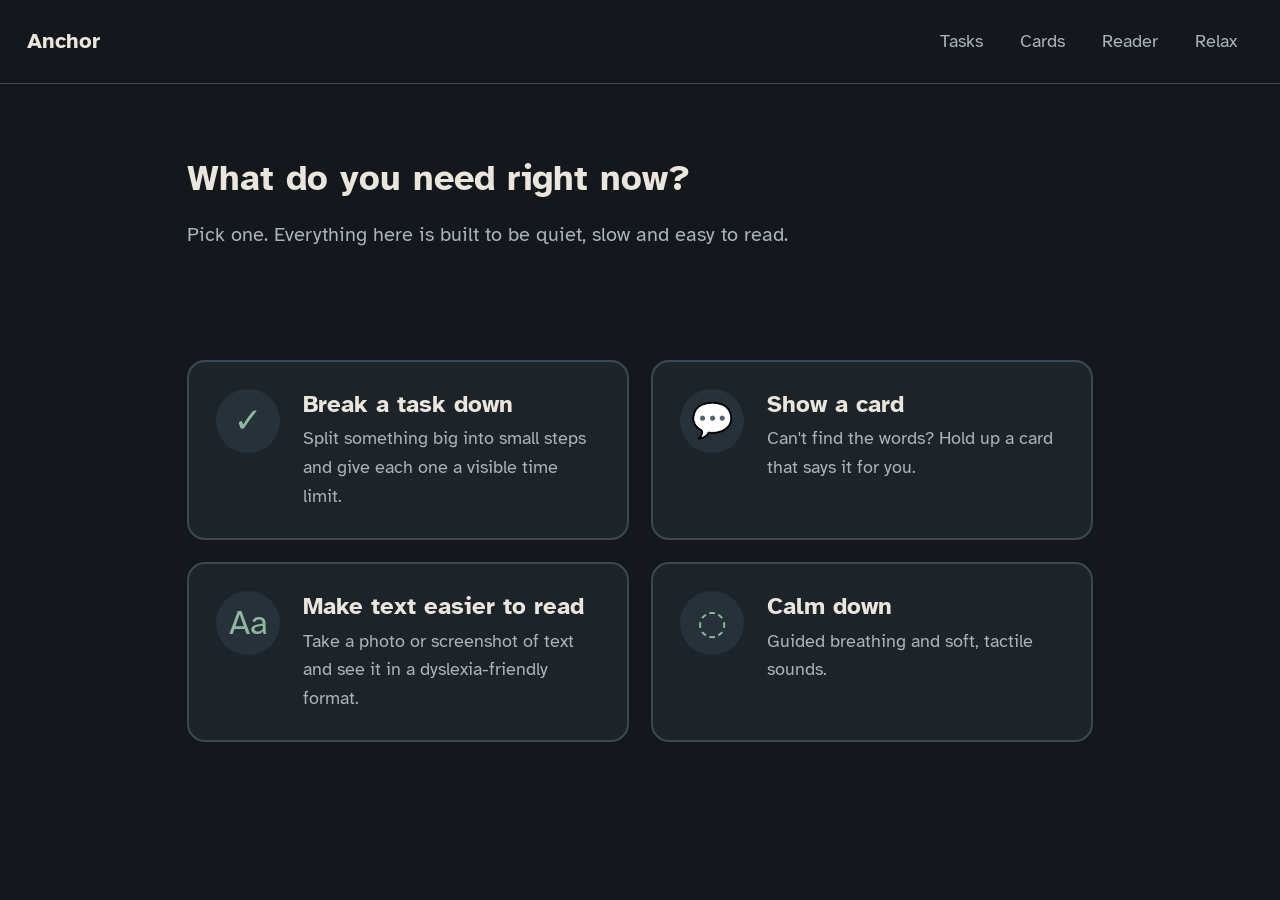
<file: index.html>
<!DOCTYPE html>
<html lang="en">
<head>
<meta charset="utf-8">
<meta name="viewport" content="width=device-width, initial-scale=1">
<title>Home · Anchor</title>
<link rel="preconnect" href="https://fonts.googleapis.com">
<link rel="stylesheet" href="https://fonts.googleapis.com/css2?family=Atkinson+Hyperlegible:wght@400;700&family=Lexend:wght@400;600&display=swap">
<link rel="stylesheet" href="styles.css">
</head>
<body>
<a class="skip" href="#main">Skip to content</a>
<header class="top">
  <a class="brand" href="index.html">Anchor</a>
  <nav aria-label="Main">
    <ul>
      <li><a href="tasks.html">Tasks</a></li>
      <li><a href="cards.html">Cards</a></li>
      <li><a href="reader.html">Reader</a></li>
      <li><a href="relax.html">Relax</a></li>
    </ul>
  </nav>
</header>
<main id="main">
<section class="hero">
  <h1>What do you need right now?</h1>
  <p>Pick one. Everything here is built to be quiet, slow and easy to read.</p>
</section>
<ul class="paths">
  <li><a class="path" href="tasks.html"><span class="mark" aria-hidden="true">✓</span><span><h2>Break a task down</h2><p>Split something big into small steps and give each one a visible time limit.</p></span></a></li>
  <li><a class="path" href="cards.html"><span class="mark" aria-hidden="true">💬</span><span><h2>Show a card</h2><p>Can't find the words? Hold up a card that says it for you.</p></span></a></li>
  <li><a class="path" href="reader.html"><span class="mark" aria-hidden="true">Aa</span><span><h2>Make text easier to read</h2><p>Take a photo or screenshot of text and see it in a dyslexia-friendly format.</p></span></a></li>
  <li><a class="path" href="relax.html"><span class="mark" aria-hidden="true">◌</span><span><h2>Calm down</h2><p>Guided breathing and soft, tactile sounds.</p></span></a></li>
</ul>
</main>
</body>
</html>
</file>
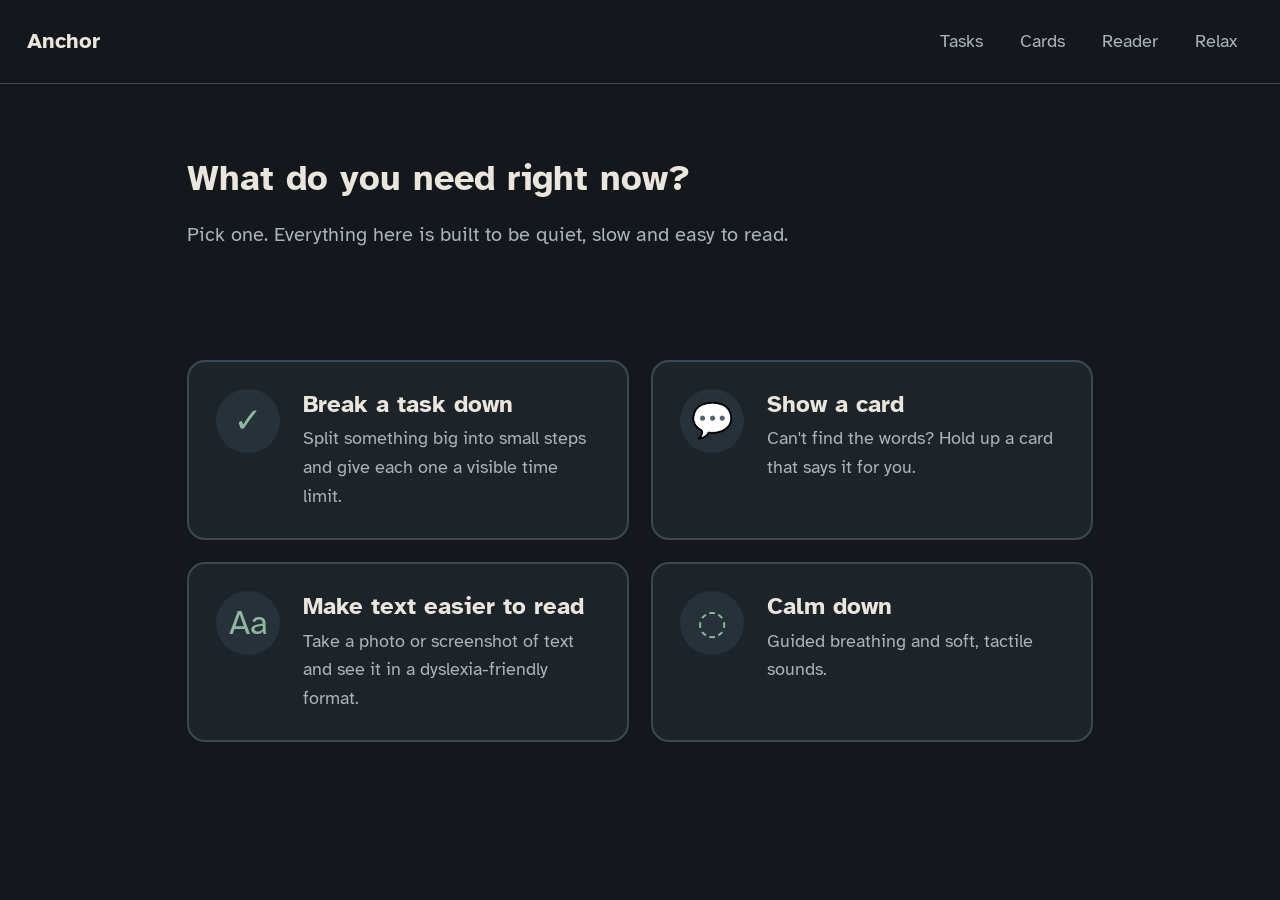
<file: originalFiles/index.html>
<!DOCTYPE html>
<html lang="en">
<head>
<meta charset="utf-8">
<meta name="viewport" content="width=device-width, initial-scale=1">
<title>Home · Anchor</title>
<link rel="preconnect" href="https://fonts.googleapis.com">
<link rel="stylesheet" href="https://fonts.googleapis.com/css2?family=Atkinson+Hyperlegible:wght@400;700&family=Lexend:wght@400;600&display=swap">
<link rel="stylesheet" href="styles.css">
</head>
<body>
<a class="skip" href="#main">Skip to content</a>
<header class="top">
  <a class="brand" href="index.html">Anchor</a>
  <nav aria-label="Main">
    <ul>
      <li><a href="tasks.html">Tasks</a></li>
      <li><a href="cards.html">Cards</a></li>
      <li><a href="reader.html">Reader</a></li>
      <li><a href="relax.html">Relax</a></li>
    </ul>
  </nav>
</header>
<main id="main">
<section class="hero">
  <h1>What do you need right now?</h1>
  <p>Pick one. Everything here is built to be quiet, slow and easy to read.</p>
</section>
<ul class="paths">
  <li><a class="path" href="tasks.html"><span class="mark" aria-hidden="true">✓</span><span><h2>Break a task down</h2><p>Split something big into small steps and give each one a visible time limit.</p></span></a></li>
  <li><a class="path" href="cards.html"><span class="mark" aria-hidden="true">💬</span><span><h2>Show a card</h2><p>Can't find the words? Hold up a card that says it for you.</p></span></a></li>
  <li><a class="path" href="reader.html"><span class="mark" aria-hidden="true">Aa</span><span><h2>Make text easier to read</h2><p>Take a photo or screenshot of text and see it in a dyslexia-friendly format.</p></span></a></li>
  <li><a class="path" href="relax.html"><span class="mark" aria-hidden="true">◌</span><span><h2>Calm down</h2><p>Guided breathing and soft, tactile sounds.</p></span></a></li>
</ul>
</main>
<!-- <script type="module" src="js/home.js"></script> -->
</body>
</html>
</file>
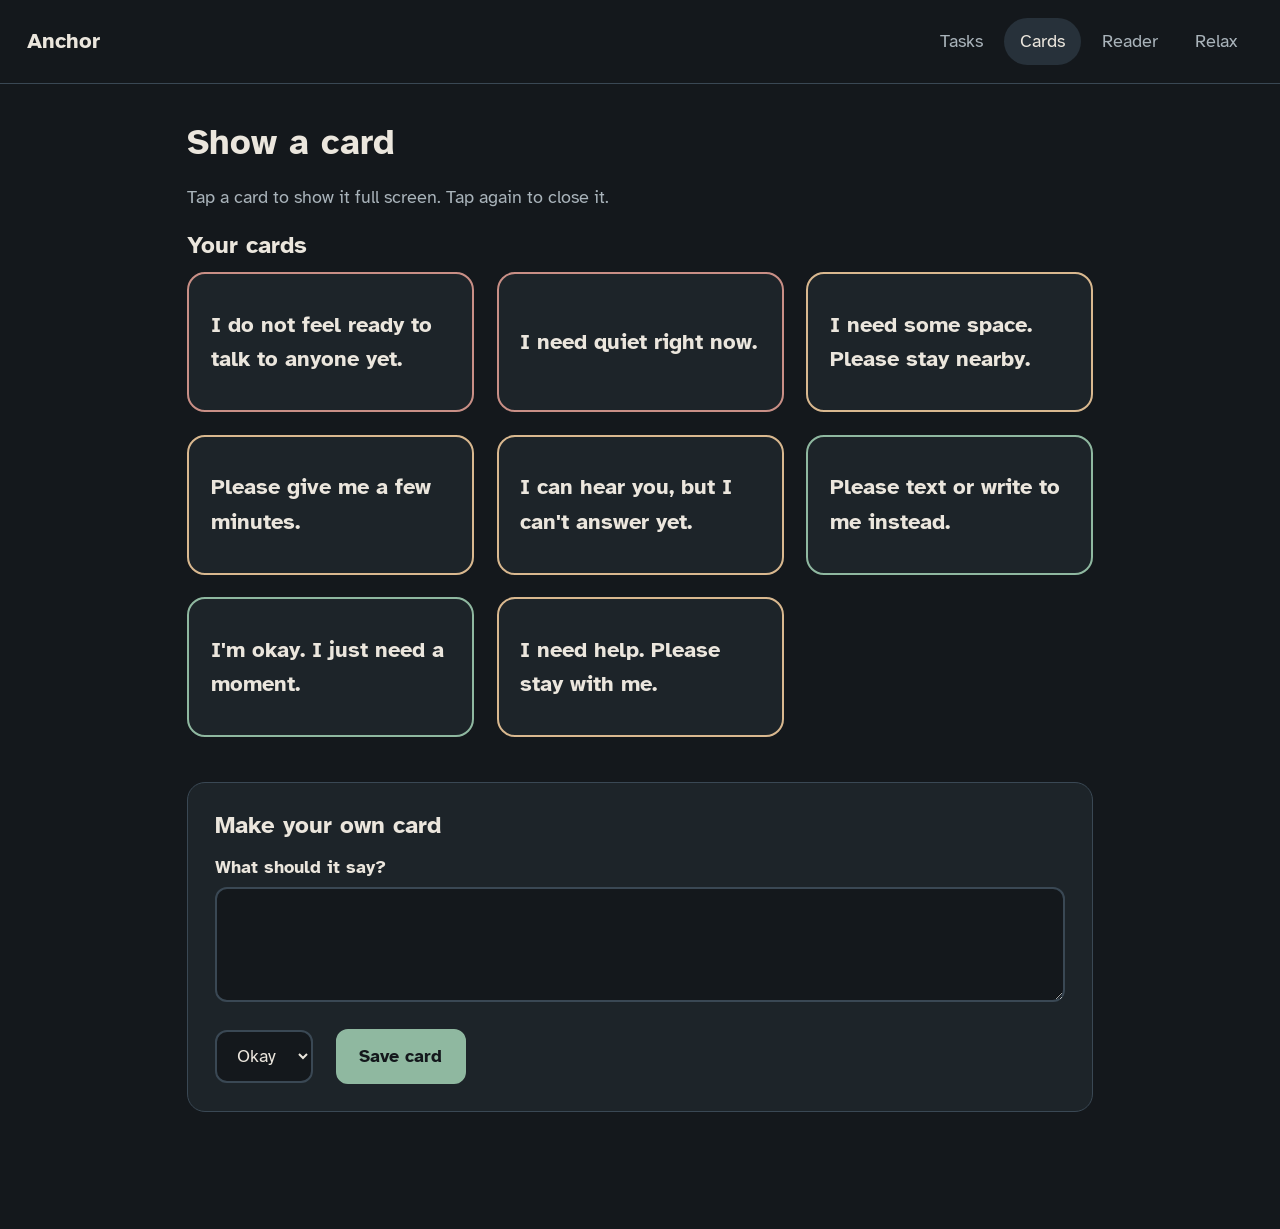
<file: originalFiles/cards.html>
<!DOCTYPE html>
<html lang="en">
<head>
<meta charset="utf-8">
<meta name="viewport" content="width=device-width, initial-scale=1">
<title>Cards · Anchor</title>
<link rel="preconnect" href="https://fonts.googleapis.com">
<link rel="stylesheet" href="https://fonts.googleapis.com/css2?family=Atkinson+Hyperlegible:wght@400;700&family=Lexend:wght@400;600&display=swap">
<link rel="stylesheet" href="styles.css">
</head>
<body>
<a class="skip" href="#main">Skip to content</a>
<header class="top">
  <a class="brand" href="index.html">Anchor</a>
  <nav aria-label="Main">
    <ul>
      <li><a href="tasks.html">Tasks</a></li>
      <li><a href="cards.html" aria-current="page">Cards</a></li>
      <li><a href="reader.html">Reader</a></li>
      <li><a href="relax.html">Relax</a></li>
    </ul>
  </nav>
</header>
<main id="main">
<h1>Show a card</h1>
<p>Tap a card to show it full screen. Tap again to close it.</p>
<section aria-labelledby="c-h">
  <h2 id="c-h">Your cards</h2>
  <div class="card-grid" id="card-grid">
    <button type="button" class="talk-card" data-tone="stop">I do not feel ready to talk to anyone yet.</button>
    <button type="button" class="talk-card" data-tone="stop">I need quiet right now.</button>
    <button type="button" class="talk-card" data-tone="need">I need some space. Please stay nearby.</button>
    <button type="button" class="talk-card" data-tone="need">Please give me a few minutes.</button>
    <button type="button" class="talk-card" data-tone="need">I can hear you, but I can't answer yet.</button>
    <button type="button" class="talk-card" data-tone="ok">Please text or write to me instead.</button>
    <button type="button" class="talk-card" data-tone="ok">I'm okay. I just need a moment.</button>
    <button type="button" class="talk-card" data-tone="need">I need help. Please stay with me.</button>
  </div>
</section>
<section class="panel" aria-labelledby="n-h">
  <h2 id="n-h">Make your own card</h2>
  <label for="custom-text">What should it say?</label>
  <textarea id="custom-text" rows="3"></textarea>
  <div class="row" style="margin-top:1rem">
    <label for="custom-tone" class="sr-only">Card colour</label>
    <select id="custom-tone" style="width:auto"><option value="ok">Okay</option><option value="need">Need</option><option value="stop">Stop</option></select>
    <button type="button" class="primary" id="save-card">Save card</button>
  </div>
</section>
<div class="show-card" id="show-card" role="dialog" aria-modal="true" aria-label="Card" data-open="false"><span id="show-card-text"></span></div>
</main>
<!-- <script type="module" src="js/cards.js"></script> -->
</body>
</html>
</file>
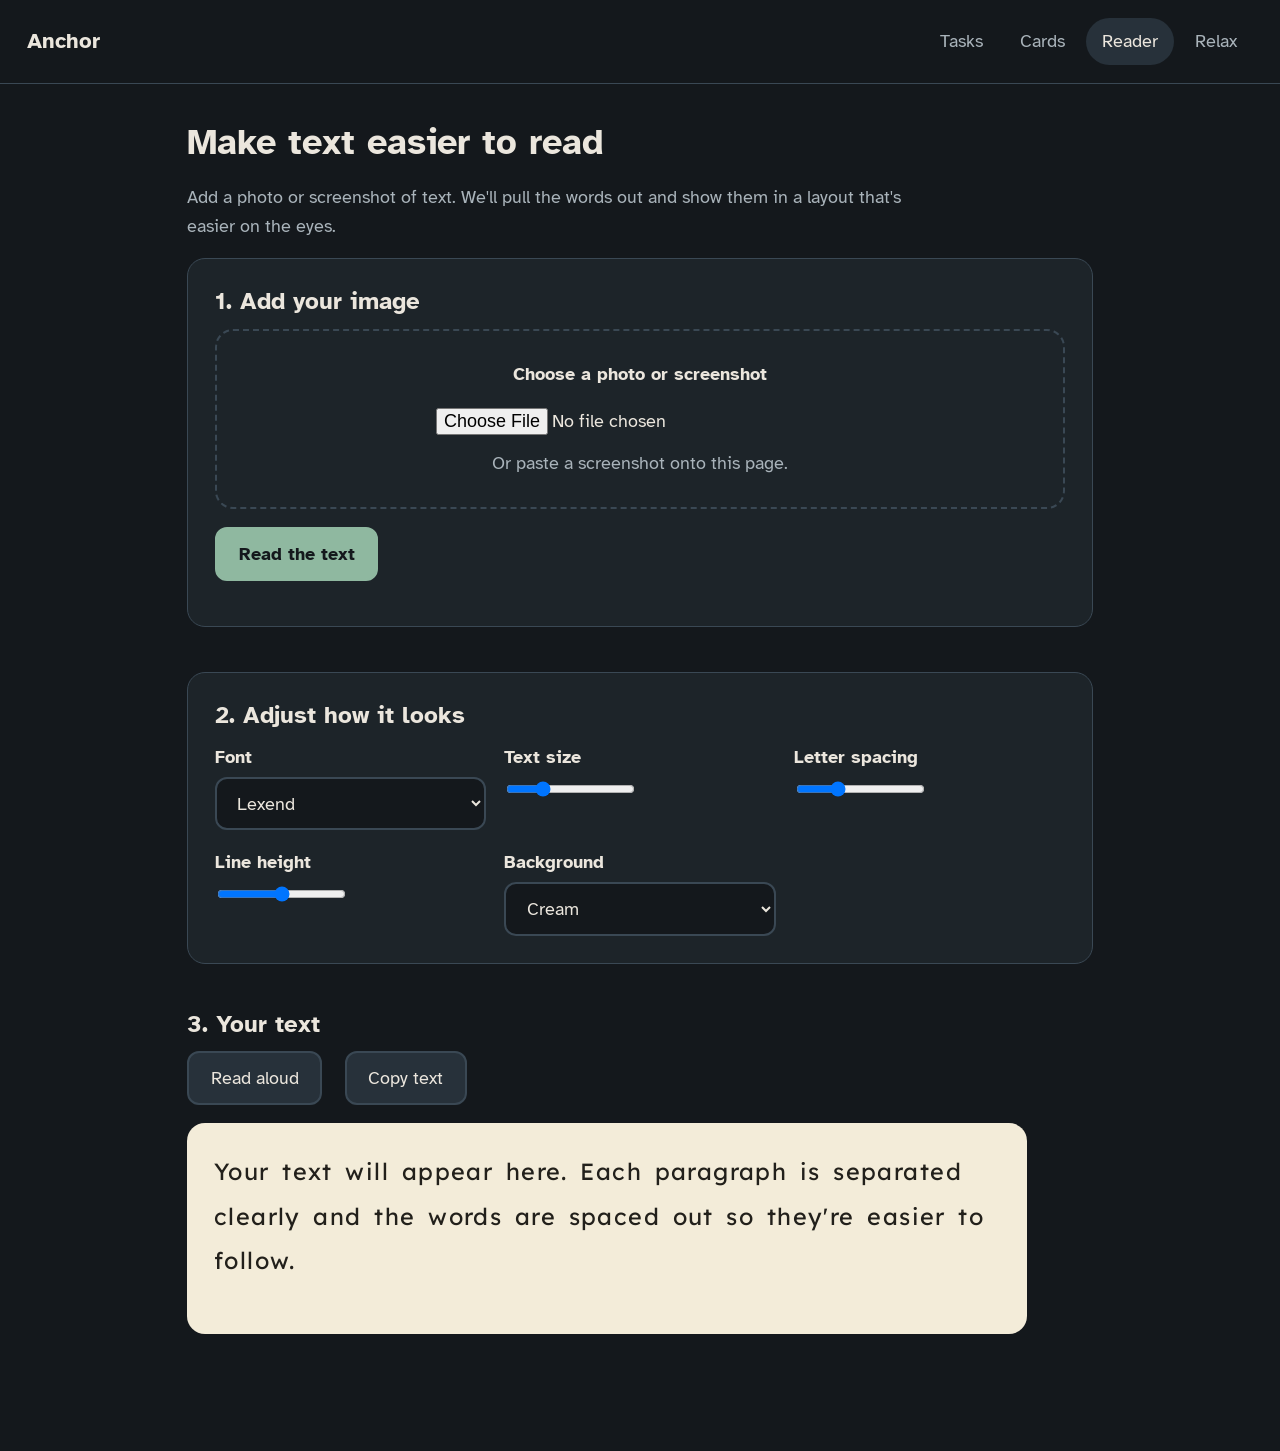
<file: originalFiles/reader.html>
<!DOCTYPE html>
<html lang="en">
<head>
<meta charset="utf-8">
<meta name="viewport" content="width=device-width, initial-scale=1">
<title>Reader · Anchor</title>
<link rel="preconnect" href="https://fonts.googleapis.com">
<link rel="stylesheet" href="https://fonts.googleapis.com/css2?family=Atkinson+Hyperlegible:wght@400;700&family=Lexend:wght@400;600&display=swap">
<link rel="stylesheet" href="styles.css">
</head>
<body>
<a class="skip" href="#main">Skip to content</a>
<header class="top">
  <a class="brand" href="index.html">Anchor</a>
  <nav aria-label="Main">
    <ul>
      <li><a href="tasks.html">Tasks</a></li>
      <li><a href="cards.html">Cards</a></li>
      <li><a href="reader.html" aria-current="page">Reader</a></li>
      <li><a href="relax.html">Relax</a></li>
    </ul>
  </nav>
</header>
<main id="main">
<h1>Make text easier to read</h1>
<p>Add a photo or screenshot of text. We'll pull the words out and show them in a layout that's easier on the eyes.</p>
<section class="panel" aria-labelledby="u-h">
  <h2 id="u-h">1. Add your image</h2>
  <div class="drop">
    <label for="image-input">Choose a photo or screenshot</label>
    <input type="file" id="image-input" accept="image/*" capture="environment">
    <p style="margin:0">Or paste a screenshot onto this page.</p>
  </div>
  <img class="preview" id="image-preview" alt="Preview of your image" hidden>
  <button type="button" class="primary" id="extract-btn" style="margin-top:1rem">Read the text</button>
  <p id="status" role="status" aria-live="polite"></p>
</section>
<section class="panel" aria-labelledby="o-h" style="margin-top:var(--gap)">
  <h2 id="o-h">2. Adjust how it looks</h2>
  <div class="reader-controls">
    <div><label for="font-sel">Font</label><select id="font-sel"><option>Lexend</option><option>Atkinson Hyperlegible</option><option>OpenDyslexic</option></select></div>
    <div><label for="size-rng">Text size</label><input type="range" id="size-rng" min="16" max="40" value="22"></div>
    <div><label for="space-rng">Letter spacing</label><input type="range" id="space-rng" min="0" max="20" value="6"></div>
    <div><label for="line-rng">Line height</label><input type="range" id="line-rng" min="12" max="26" value="19"></div>
    <div><label for="tint-sel">Background</label><select id="tint-sel"><option>Cream</option><option>Pale blue</option><option>Soft grey</option><option>Dark</option></select></div>
  </div>
</section>
<section style="margin-top:var(--gap)" aria-labelledby="r-h">
  <h2 id="r-h">3. Your text</h2>
  <div class="row" style="margin-bottom:1rem">
    <button type="button" id="read-aloud">Read aloud</button>
    <button type="button" id="copy-text">Copy text</button>
  </div>
  <article class="reader-out" id="reader-out" tabindex="0" aria-live="polite">
    <p style="color:inherit">Your text will appear here. Each paragraph is separated clearly and the words are spaced out so they're easier to follow.</p>
  </article>
</section>
</main>
<!-- <script type="module" src="js/reader.js"></script> -->
</body>
</html>
</file>
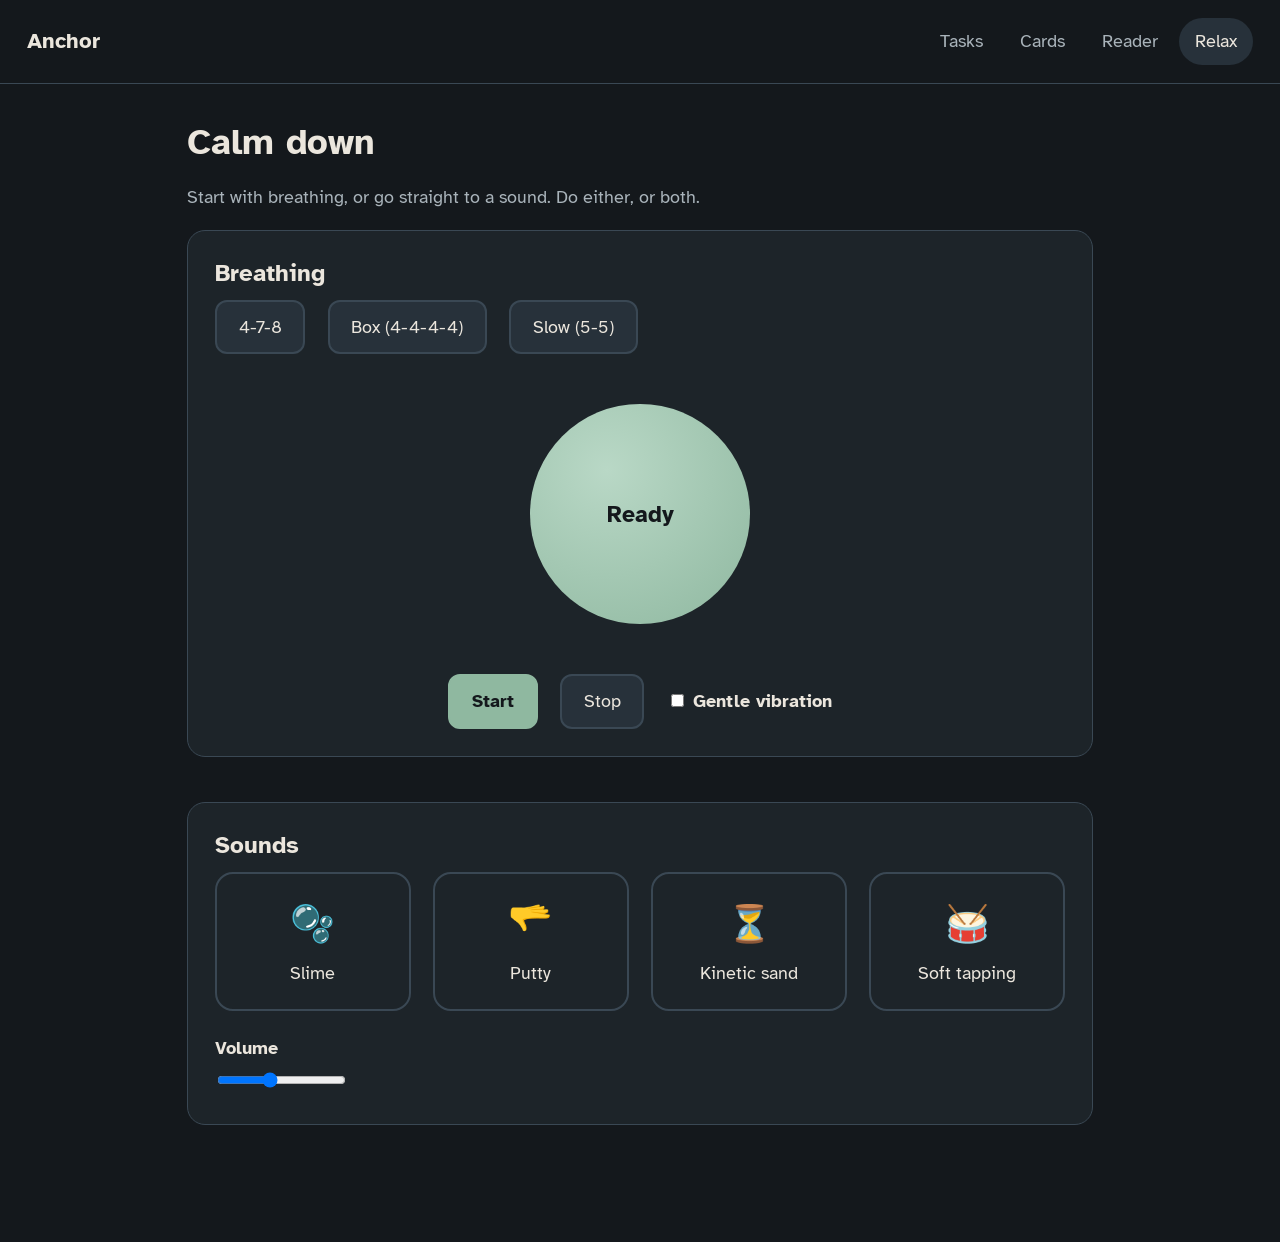
<file: originalFiles/relax.html>
<!DOCTYPE html>
<html lang="en">
<head>
<meta charset="utf-8">
<meta name="viewport" content="width=device-width, initial-scale=1">
<title>Relax · Anchor</title>
<link rel="preconnect" href="https://fonts.googleapis.com">
<link rel="stylesheet" href="https://fonts.googleapis.com/css2?family=Atkinson+Hyperlegible:wght@400;700&family=Lexend:wght@400;600&display=swap">
<link rel="stylesheet" href="styles.css">
</head>
<body>
<a class="skip" href="#main">Skip to content</a>
<header class="top">
  <a class="brand" href="index.html">Anchor</a>
  <nav aria-label="Main">
    <ul>
      <li><a href="tasks.html">Tasks</a></li>
      <li><a href="cards.html">Cards</a></li>
      <li><a href="reader.html">Reader</a></li>
      <li><a href="relax.html" aria-current="page">Relax</a></li>
    </ul>
  </nav>
</header>
<main id="main">
<h1>Calm down</h1>
<p>Start with breathing, or go straight to a sound. Do either, or both.</p>
<section class="panel" aria-labelledby="b-h">
  <h2 id="b-h">Breathing</h2>
  <div class="row" role="group" aria-label="Breathing pattern">
    <button type="button" aria-pressed="true" data-pattern="478">4-7-8</button>
    <button type="button" aria-pressed="false" data-pattern="box">Box (4-4-4-4)</button>
    <button type="button" aria-pressed="false" data-pattern="slow">Slow (5-5)</button>
  </div>
  <div class="breath"><div class="orb" id="orb" role="img" aria-label="Breathing guide"><span id="breath-label">Ready</span></div></div>
  <div class="row" style="justify-content:center">
    <button type="button" class="primary" id="breath-start">Start</button>
    <button type="button" id="breath-stop">Stop</button>
    <label for="vibrate" style="display:inline;margin:0"><input type="checkbox" id="vibrate"> Gentle vibration</label>
  </div>
</section>
<section class="panel" aria-labelledby="s-h" style="margin-top:var(--gap)">
  <h2 id="s-h">Sounds</h2>
  <div class="sound-grid">
    <button type="button" class="sound" aria-pressed="false" data-sound="slime"><span class="ico" aria-hidden="true">🫧</span>Slime</button>
    <button type="button" class="sound" aria-pressed="false" data-sound="putty"><span class="ico" aria-hidden="true">🫳</span>Putty</button>
    <button type="button" class="sound" aria-pressed="false" data-sound="sand"><span class="ico" aria-hidden="true">⏳</span>Kinetic sand</button>
    <button type="button" class="sound" aria-pressed="false" data-sound="tap"><span class="ico" aria-hidden="true">🥁</span>Soft tapping</button>
  </div>
  <div style="margin-top:1.25rem;max-width:320px"><label for="volume">Volume</label><input type="range" id="volume" min="0" max="100" value="40"></div>
</section>
</main>
<!-- <script type="module" src="js/relax.js"></script> -->
</body>
</html>
</file>
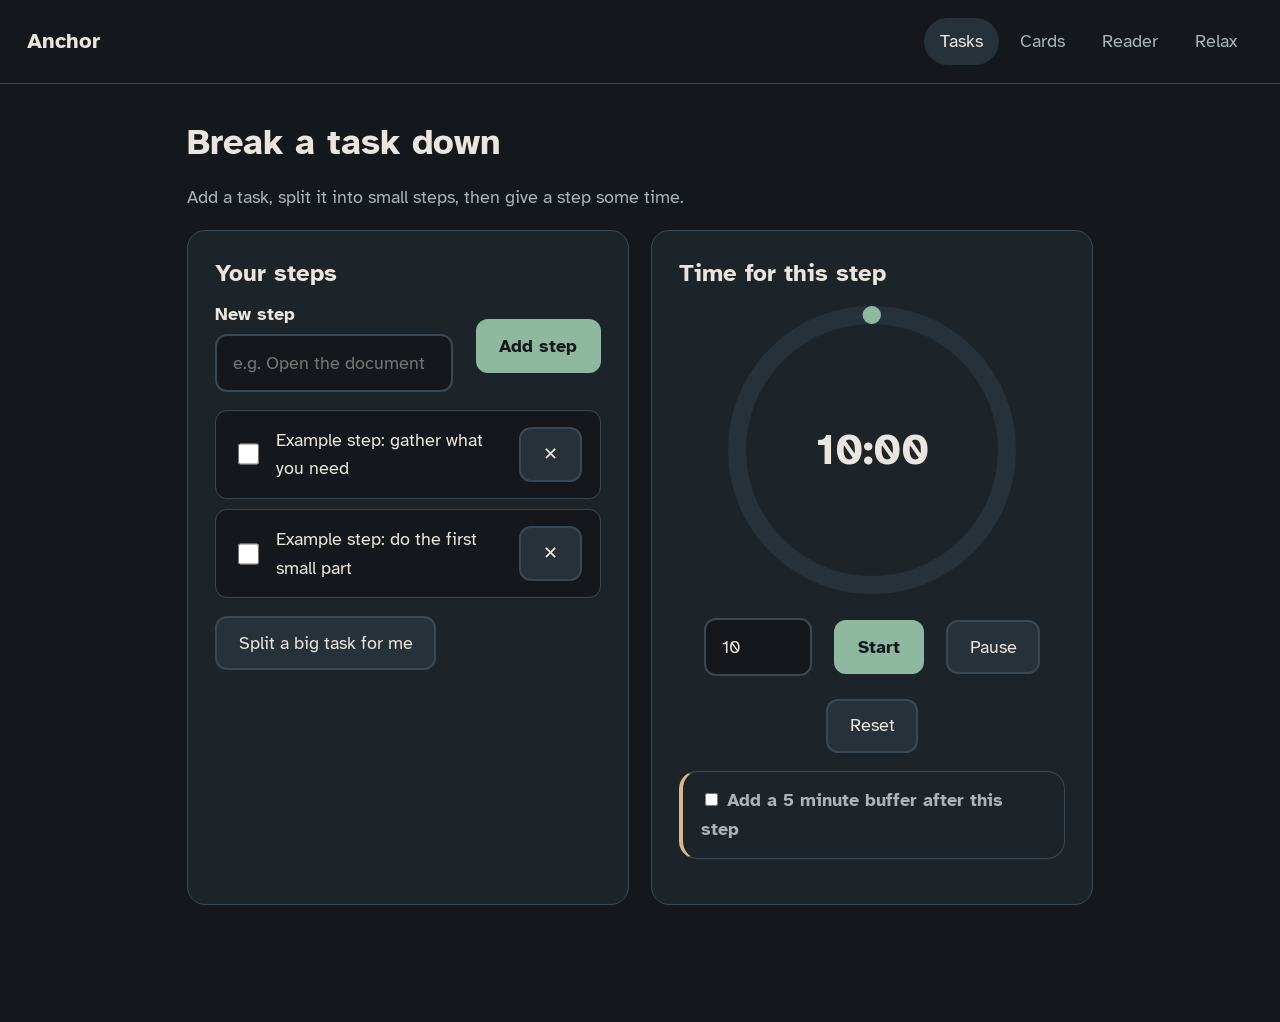
<file: originalFiles/tasks.html>
<!DOCTYPE html>
<html lang="en">
<head>
<meta charset="utf-8">
<meta name="viewport" content="width=device-width, initial-scale=1">
<title>Tasks · Anchor</title>
<link rel="preconnect" href="https://fonts.googleapis.com">
<link rel="stylesheet" href="https://fonts.googleapis.com/css2?family=Atkinson+Hyperlegible:wght@400;700&family=Lexend:wght@400;600&display=swap">
<link rel="stylesheet" href="styles.css">
</head>
<body>
<a class="skip" href="#main">Skip to content</a>
<header class="top">
  <a class="brand" href="index.html">Anchor</a>
  <nav aria-label="Main">
    <ul>
      <li><a href="tasks.html" aria-current="page">Tasks</a></li>
      <li><a href="cards.html">Cards</a></li>
      <li><a href="reader.html">Reader</a></li>
      <li><a href="relax.html">Relax</a></li>
    </ul>
  </nav>
</header>
<main id="main">
<h1>Break a task down</h1>
<p>Add a task, split it into small steps, then give a step some time.</p>
<div class="grid">
  <section class="panel" aria-labelledby="t-h">
    <h2 id="t-h">Your steps</h2>
    <div class="row" role="group" aria-label="Add a step">
      <div style="flex:1 1 200px"><label for="new-step">New step</label><input type="text" id="new-step" placeholder="e.g. Open the document"></div>
      <button type="button" class="primary" id="add-step">Add step</button>
    </div>
    <ul class="task-list" id="step-list" aria-live="polite">
      <li><input type="checkbox" id="s1" aria-labelledby="s1l"><span id="s1l">Example step: gather what you need</span><button type="button" aria-label="Remove step">✕</button></li>
      <li><input type="checkbox" id="s2" aria-labelledby="s2l"><span id="s2l">Example step: do the first small part</span><button type="button" aria-label="Remove step">✕</button></li>
    </ul>
    <button type="button" id="split-task" style="margin-top:1rem">Split a big task for me</button>
  </section>
  <section class="panel" aria-labelledby="tm-h">
    <h2 id="tm-h">Time for this step</h2>
    <div class="timer" role="timer" aria-label="Time remaining">
      <svg viewBox="0 0 200 200" aria-hidden="true"><circle class="track" cx="100" cy="100" r="90"/><circle class="fill" id="timer-ring" cx="100" cy="100" r="90"/></svg>
      <span class="readout" id="timer-readout">10:00</span>
    </div>
    <div class="row" style="margin-top:1rem;justify-content:center">
      <label for="minutes" class="sr-only">Minutes</label>
      <input type="number" id="minutes" value="10" min="1" max="120" style="width:6rem">
      <button type="button" class="primary" id="timer-start">Start</button>
      <button type="button" id="timer-pause">Pause</button>
      <button type="button" id="timer-reset">Reset</button>
    </div>
    <p class="buffer panel" style="margin-top:1rem;padding:.8rem 1rem"><label for="buffer-on" style="display:inline"><input type="checkbox" id="buffer-on"> Add a 5 minute buffer after this step</label></p>
  </section>
</div>
</main>
<!-- <script type="module" src="js/tasks.js"></script> -->
</body>
</html>
</file>
<file: styles.css>
/* Anchor – shared styles. No JS yet; ids/data-attributes mark hooks for later. */
:root{
  --ink:#14181c; --surface:#1d2429; --raised:#27313a; --line:#3a4854;
  --text:#ebe6dd; --muted:#a9b3ba; --sage:#8fb8a0; --sand:#d9b88f; --clay:#c98f86;
  --radius:18px; --gap:1.25rem;
  font-family:"Atkinson Hyperlegible",system-ui,sans-serif;
}
*{box-sizing:border-box}
html{font-size:112.5%}
body{margin:0;background:var(--ink);color:var(--text);line-height:1.6;min-height:100vh}
h1,h2,h3{line-height:1.25;margin:0 0 .5em;font-weight:700}
h1{font-size:2rem} h2{font-size:1.35rem} p{max-width:62ch;margin:0 0 1em;color:var(--muted)}
a{color:var(--sage)}
:focus-visible{outline:3px solid var(--sand);outline-offset:3px}
.skip{position:absolute;left:-999px}.skip:focus{left:1rem;top:1rem;background:var(--sand);color:var(--ink);padding:.5rem 1rem;border-radius:8px;z-index:9}
header.top{display:flex;align-items:center;justify-content:space-between;gap:1rem;padding:1rem 1.5rem;border-bottom:1px solid var(--line)}
header.top .brand{font-weight:700;color:var(--text);text-decoration:none;font-size:1.2rem}
nav ul{display:flex;gap:.25rem;list-style:none;margin:0;padding:0;flex-wrap:wrap}
nav a{display:block;padding:.5rem .9rem;border-radius:999px;color:var(--muted);text-decoration:none}
nav a[aria-current="page"]{background:var(--raised);color:var(--text)}
main{max-width:960px;margin:0 auto;padding:2rem 1.5rem 4rem}
section{margin-bottom:2.5rem}
.panel{background:var(--surface);border:1px solid var(--line);border-radius:var(--radius);padding:1.5rem}
.row{display:flex;flex-wrap:wrap;gap:var(--gap);align-items:center}
.grid{display:grid;gap:var(--gap);grid-template-columns:repeat(auto-fit,minmax(240px,1fr))}
label{display:block;font-weight:700;margin-bottom:.3rem}
input,select,textarea,button{font:inherit;color:inherit}
input[type=text],input[type=number],select,textarea{width:100%;background:var(--ink);border:2px solid var(--line);border-radius:12px;padding:.7rem .9rem}
button,.btn{min-height:48px;padding:.6rem 1.2rem;border-radius:12px;border:2px solid var(--line);background:var(--raised);cursor:pointer}
button.primary{background:var(--sage);border-color:var(--sage);color:var(--ink);font-weight:700}
button:hover{border-color:var(--sage)}
.sr-only{position:absolute;width:1px;height:1px;overflow:hidden;clip:rect(0 0 0 0)}

/* Home */
.hero{padding:2rem 0 2.5rem}
.hero p{font-size:1.1rem}
.paths{list-style:none;margin:0;padding:0;display:grid;gap:var(--gap);grid-template-columns:repeat(auto-fit,minmax(380px,1fr))}
.path{display:flex;gap:1.25rem;align-items:flex-start;height:100%;padding:1.5rem;text-decoration:none;color:var(--text);background:var(--surface);border:2px solid var(--line);border-radius:var(--radius)}
.path:hover{border-color:var(--sage)}
.path .mark{flex:none;width:64px;height:64px;display:grid;place-items:center;font-size:1.9rem;border-radius:50%;background:var(--raised)}
.path:nth-child(1) .mark{color:var(--sage)}.path:nth-child(2) .mark{color:var(--sand)}
.path:nth-child(3) .mark{color:var(--clay)}.path:nth-child(4) .mark{color:var(--sage)}
.path h2{margin-bottom:.2em}.path p{margin:0}
@media(max-width:480px){.paths{grid-template-columns:1fr}}

/* Tasks */
.task-list{list-style:none;margin:1rem 0 0;padding:0;display:grid;gap:.6rem}
.task-list li{display:flex;gap:.8rem;align-items:center;padding:.8rem 1rem;background:var(--ink);border:1px solid var(--line);border-radius:12px}
.task-list input[type=checkbox]{width:26px;height:26px;accent-color:var(--sage)}
.timer{display:grid;place-items:center;position:relative;width:min(300px,100%);aspect-ratio:1;margin:auto}
.timer>*{grid-area:1/1;width:100%;height:100%}
.ring{transform:rotate(-90deg)}
.timer .track{fill:none;stroke:var(--raised);stroke-width:12}
.timer .fill{fill:none;stroke:var(--sage);stroke-width:12;stroke-linecap:round;stroke-dasharray:565;stroke-dashoffset:565}
.buffer{border-left:4px solid var(--sand)}

/* Cards */
.card-grid{display:grid;gap:var(--gap);grid-template-columns:repeat(auto-fit,minmax(260px,1fr))}
.talk-card{min-height:140px;padding:1.2rem;text-align:left;font-size:1.2rem;font-weight:700;border-radius:var(--radius);background:var(--surface);border:2px solid var(--line)}
.talk-card[data-tone="stop"]{border-color:var(--clay)}
.talk-card[data-tone="need"]{border-color:var(--sand)}
.talk-card[data-tone="ok"]{border-color:var(--sage)}
.show-card{position:fixed;inset:0;display:none;place-items:center;padding:2rem;background:var(--sand);color:var(--ink);font-size:clamp(2rem,7vw,4.5rem);font-weight:700;text-align:center}
.show-card[data-open="true"]{display:grid}

/* Reader */
.drop{display:grid;place-items:center;gap:.5rem;min-height:180px;text-align:center;border:2px dashed var(--line);border-radius:var(--radius);padding:1.5rem}
.preview{max-width:100%;border-radius:12px}
.reader-controls{display:grid;gap:1rem;grid-template-columns:repeat(auto-fit,minmax(200px,1fr))}
.reader-out{font-family:Lexend,"Atkinson Hyperlegible",sans-serif;font-size:1.3rem;line-height:1.9;letter-spacing:.06em;word-spacing:.18em;max-width:60ch;background:#f3ecd9;color:#22201b;padding:1.5rem;border-radius:var(--radius);min-height:200px;text-align:left}

/* Relax */
.breath{display:grid;place-items:center;min-height:320px}
.orb{width:220px;height:220px;border-radius:50%;display:grid;place-items:center;font-size:1.3rem;font-weight:700;color:var(--ink);background:radial-gradient(circle at 35% 30%,#b9d8c6,var(--sage))}
.sound-grid{display:grid;gap:var(--gap);grid-template-columns:repeat(auto-fit,minmax(170px,1fr))}
.sound{display:grid;gap:.3rem;justify-items:center;padding:1.2rem;border-radius:var(--radius);background:var(--surface);border:2px solid var(--line);text-align:center}
.sound[aria-pressed="true"]{border-color:var(--sage);background:var(--raised)}
.sound .ico{font-size:2rem}

@media (prefers-reduced-motion:reduce){*{animation:none!important;transition:none!important}}

[hidden]{display:none!important}
.readout{text-align:center;font-size:2.4rem;font-weight:700;margin-top:.5rem}
.styles{border:1px solid var(--line);border-radius:12px;margin:0 0 1rem;padding:.5rem 1rem}
.styles label{display:inline-flex;gap:.4rem;margin-right:1rem}
.grow-wrap{display:grid;place-items:center;border:2px dashed var(--line);border-radius:50%}
.grow{width:100%;height:100%;border-radius:50%;background:var(--sage);transform:scale(.02)}
.reader-out p{color:inherit;margin:0 0 1em;max-width:none}
.play{display:block;width:100%;height:380px;border-radius:var(--radius);background:var(--ink);border:1px solid var(--line);touch-action:none;cursor:grab}
</file>
<file: originalFiles/styles.css>
/* Anchor – shared styles. No JS yet; ids/data-attributes mark hooks for later. */
:root{
  --ink:#14181c; --surface:#1d2429; --raised:#27313a; --line:#3a4854;
  --text:#ebe6dd; --muted:#a9b3ba; --sage:#8fb8a0; --sand:#d9b88f; --clay:#c98f86;
  --radius:18px; --gap:1.25rem;
  font-family:"Atkinson Hyperlegible",system-ui,sans-serif;
}
*{box-sizing:border-box}
html{font-size:112.5%}
body{margin:0;background:var(--ink);color:var(--text);line-height:1.6;min-height:100vh}
h1,h2,h3{line-height:1.25;margin:0 0 .5em;font-weight:700}
h1{font-size:2rem} h2{font-size:1.35rem} p{max-width:62ch;margin:0 0 1em;color:var(--muted)}
a{color:var(--sage)}
:focus-visible{outline:3px solid var(--sand);outline-offset:3px}
.skip{position:absolute;left:-999px}.skip:focus{left:1rem;top:1rem;background:var(--sand);color:var(--ink);padding:.5rem 1rem;border-radius:8px;z-index:9}
header.top{display:flex;align-items:center;justify-content:space-between;gap:1rem;padding:1rem 1.5rem;border-bottom:1px solid var(--line)}
header.top .brand{font-weight:700;color:var(--text);text-decoration:none;font-size:1.2rem}
nav ul{display:flex;gap:.25rem;list-style:none;margin:0;padding:0;flex-wrap:wrap}
nav a{display:block;padding:.5rem .9rem;border-radius:999px;color:var(--muted);text-decoration:none}
nav a[aria-current="page"]{background:var(--raised);color:var(--text)}
main{max-width:960px;margin:0 auto;padding:2rem 1.5rem 4rem}
section{margin-bottom:2.5rem}
.panel{background:var(--surface);border:1px solid var(--line);border-radius:var(--radius);padding:1.5rem}
.row{display:flex;flex-wrap:wrap;gap:var(--gap);align-items:center}
.grid{display:grid;gap:var(--gap);grid-template-columns:repeat(auto-fit,minmax(240px,1fr))}
label{display:block;font-weight:700;margin-bottom:.3rem}
input,select,textarea,button{font:inherit;color:inherit}
input[type=text],input[type=number],select,textarea{width:100%;background:var(--ink);border:2px solid var(--line);border-radius:12px;padding:.7rem .9rem}
button,.btn{min-height:48px;padding:.6rem 1.2rem;border-radius:12px;border:2px solid var(--line);background:var(--raised);cursor:pointer}
button.primary{background:var(--sage);border-color:var(--sage);color:var(--ink);font-weight:700}
button:hover{border-color:var(--sage)}
.sr-only{position:absolute;width:1px;height:1px;overflow:hidden;clip:rect(0 0 0 0)}

/* Home */
.hero{padding:2rem 0 2.5rem}
.hero p{font-size:1.1rem}
.paths{list-style:none;margin:0;padding:0;display:grid;gap:var(--gap);grid-template-columns:repeat(auto-fit,minmax(380px,1fr))}
.path{display:flex;gap:1.25rem;align-items:flex-start;height:100%;padding:1.5rem;text-decoration:none;color:var(--text);background:var(--surface);border:2px solid var(--line);border-radius:var(--radius)}
.path:hover{border-color:var(--sage)}
.path .mark{flex:none;width:64px;height:64px;display:grid;place-items:center;font-size:1.9rem;border-radius:50%;background:var(--raised)}
.path:nth-child(1) .mark{color:var(--sage)}.path:nth-child(2) .mark{color:var(--sand)}
.path:nth-child(3) .mark{color:var(--clay)}.path:nth-child(4) .mark{color:var(--sage)}
.path h2{margin-bottom:.2em}.path p{margin:0}
@media(max-width:480px){.paths{grid-template-columns:1fr}}

/* Tasks */
.task-list{list-style:none;margin:1rem 0 0;padding:0;display:grid;gap:.6rem}
.task-list li{display:flex;gap:.8rem;align-items:center;padding:.8rem 1rem;background:var(--ink);border:1px solid var(--line);border-radius:12px}
.task-list input[type=checkbox]{width:26px;height:26px;accent-color:var(--sage)}
.timer{display:grid;place-items:center;position:relative;width:min(300px,100%);aspect-ratio:1;margin:auto}
.timer svg{width:100%;height:100%;transform:rotate(-90deg)}
.timer .track{fill:none;stroke:var(--raised);stroke-width:12}
.timer .fill{fill:none;stroke:var(--sage);stroke-width:12;stroke-linecap:round;stroke-dasharray:565;stroke-dashoffset:565}
.timer .readout{position:absolute;font-size:2.4rem;font-weight:700}
.buffer{border-left:4px solid var(--sand)}

/* Cards */
.card-grid{display:grid;gap:var(--gap);grid-template-columns:repeat(auto-fit,minmax(260px,1fr))}
.talk-card{min-height:140px;padding:1.2rem;text-align:left;font-size:1.2rem;font-weight:700;border-radius:var(--radius);background:var(--surface);border:2px solid var(--line)}
.talk-card[data-tone="stop"]{border-color:var(--clay)}
.talk-card[data-tone="need"]{border-color:var(--sand)}
.talk-card[data-tone="ok"]{border-color:var(--sage)}
.show-card{position:fixed;inset:0;display:none;place-items:center;padding:2rem;background:var(--sand);color:var(--ink);font-size:clamp(2rem,7vw,4.5rem);font-weight:700;text-align:center}
.show-card[data-open="true"]{display:grid}

/* Reader */
.drop{display:grid;place-items:center;gap:.5rem;min-height:180px;text-align:center;border:2px dashed var(--line);border-radius:var(--radius);padding:1.5rem}
.preview{max-width:100%;border-radius:12px}
.reader-controls{display:grid;gap:1rem;grid-template-columns:repeat(auto-fit,minmax(200px,1fr))}
.reader-out{font-family:Lexend,"Atkinson Hyperlegible",sans-serif;font-size:1.3rem;line-height:1.9;letter-spacing:.06em;word-spacing:.18em;max-width:60ch;background:#f3ecd9;color:#22201b;padding:1.5rem;border-radius:var(--radius);min-height:200px;text-align:left}

/* Relax */
.breath{display:grid;place-items:center;min-height:320px}
.orb{width:220px;height:220px;border-radius:50%;display:grid;place-items:center;font-size:1.3rem;font-weight:700;color:var(--ink);background:radial-gradient(circle at 35% 30%,#b9d8c6,var(--sage))}
.sound-grid{display:grid;gap:var(--gap);grid-template-columns:repeat(auto-fit,minmax(170px,1fr))}
.sound{display:grid;gap:.3rem;justify-items:center;padding:1.2rem;border-radius:var(--radius);background:var(--surface);border:2px solid var(--line);text-align:center}
.sound[aria-pressed="true"]{border-color:var(--sage);background:var(--raised)}
.sound .ico{font-size:2rem}

@media (prefers-reduced-motion:reduce){*{animation:none!important;transition:none!important}}
</file>
